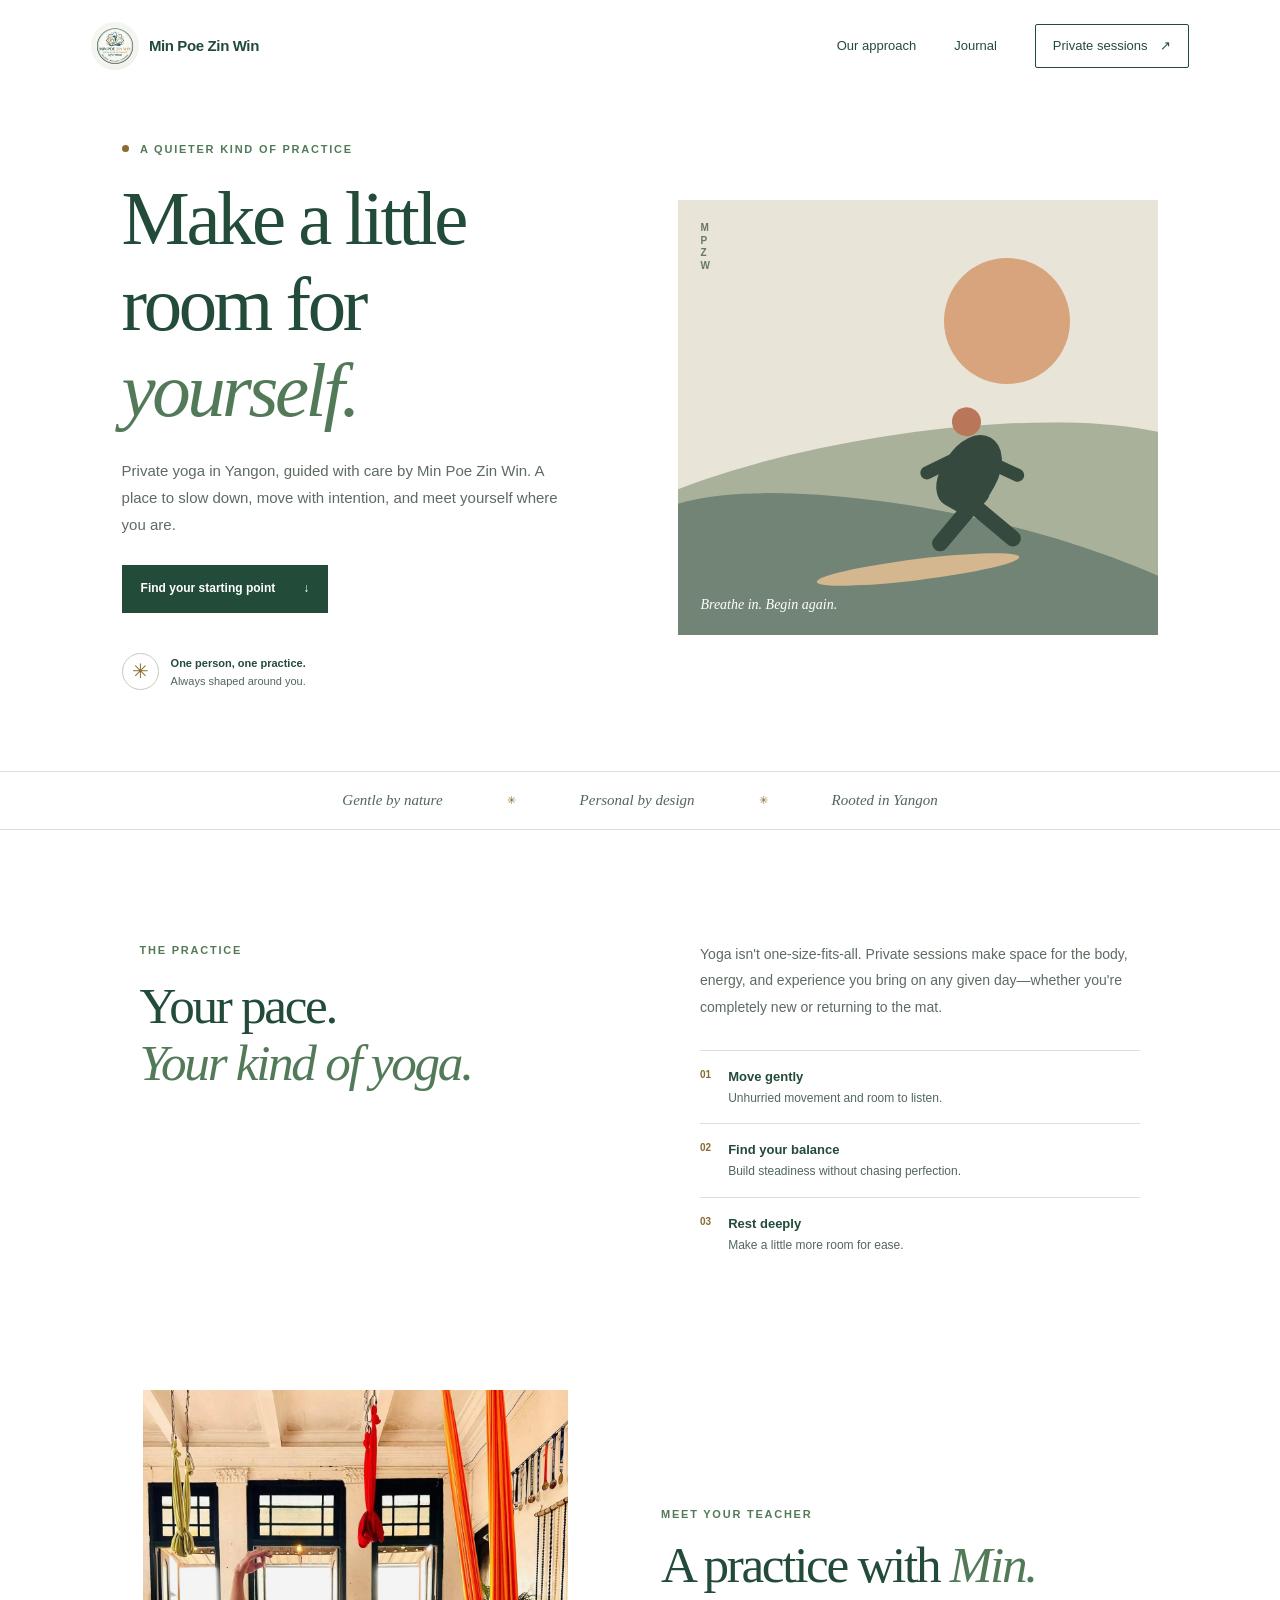
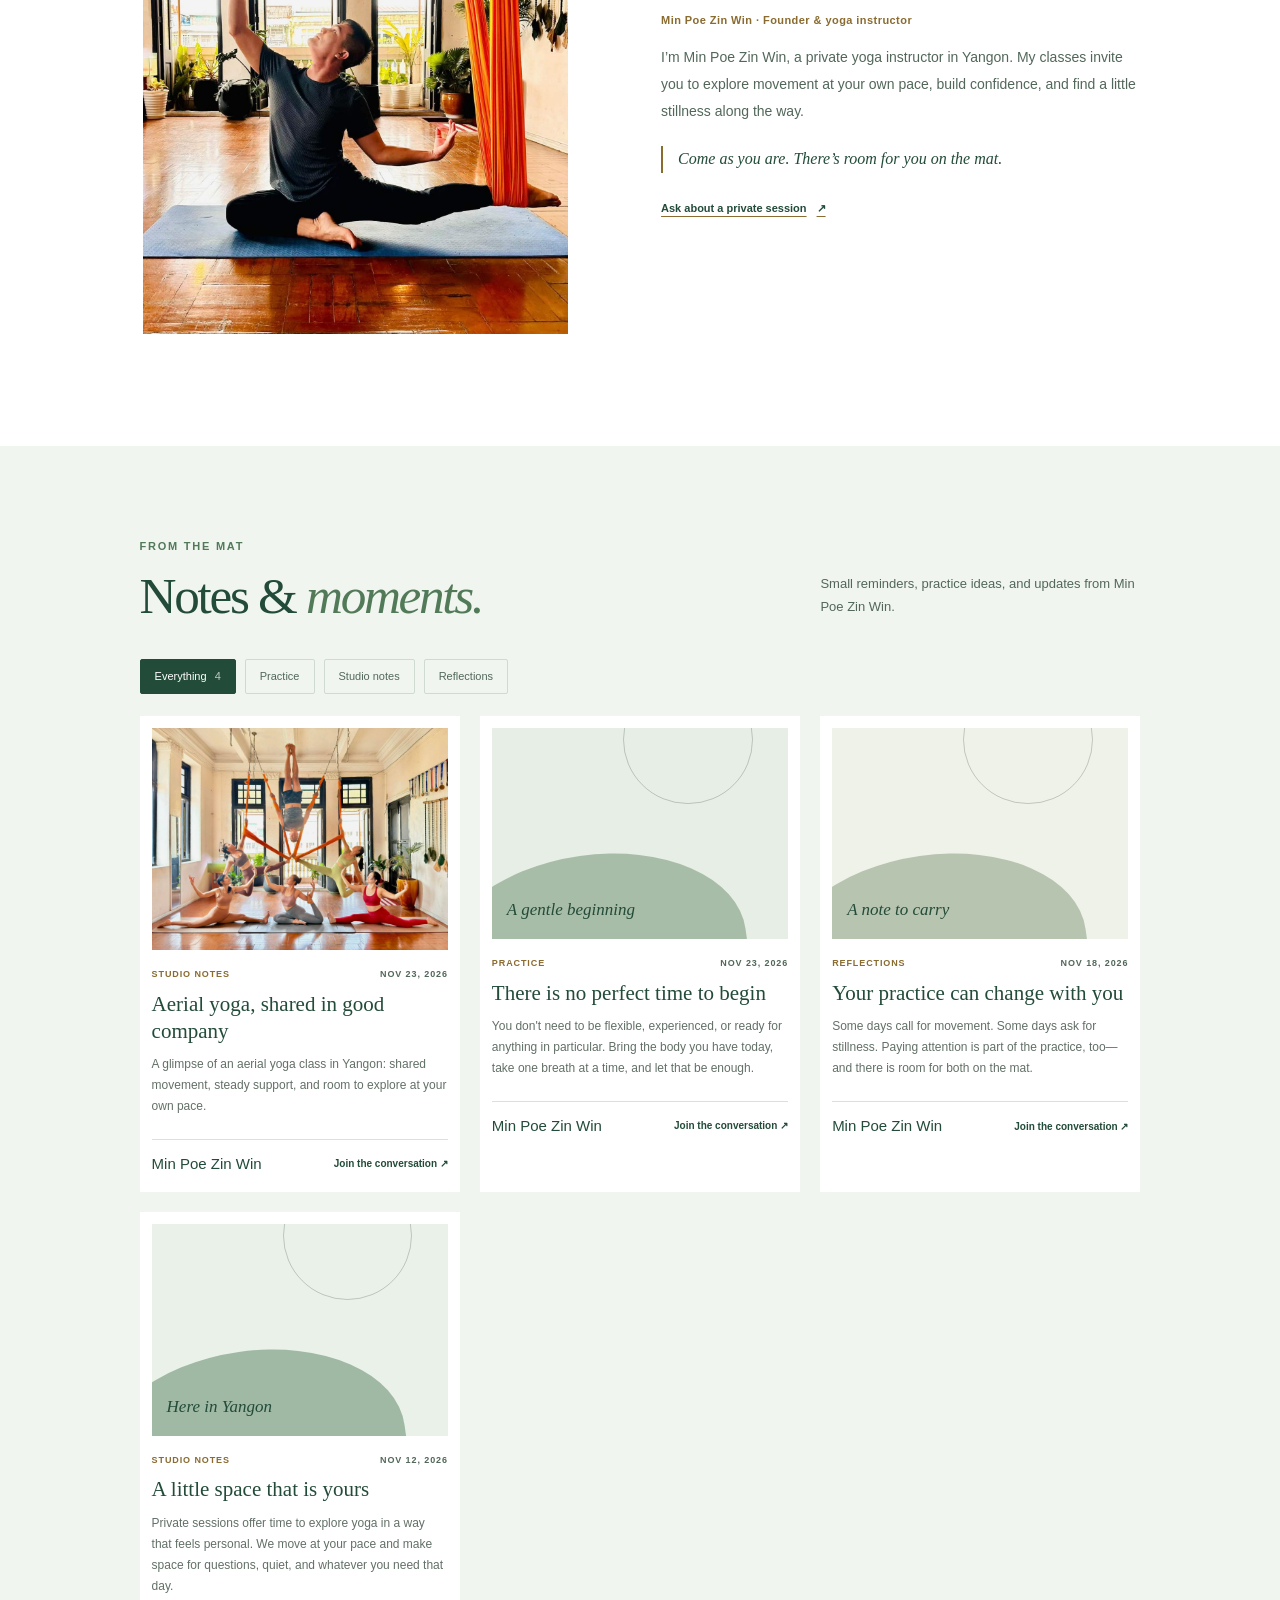
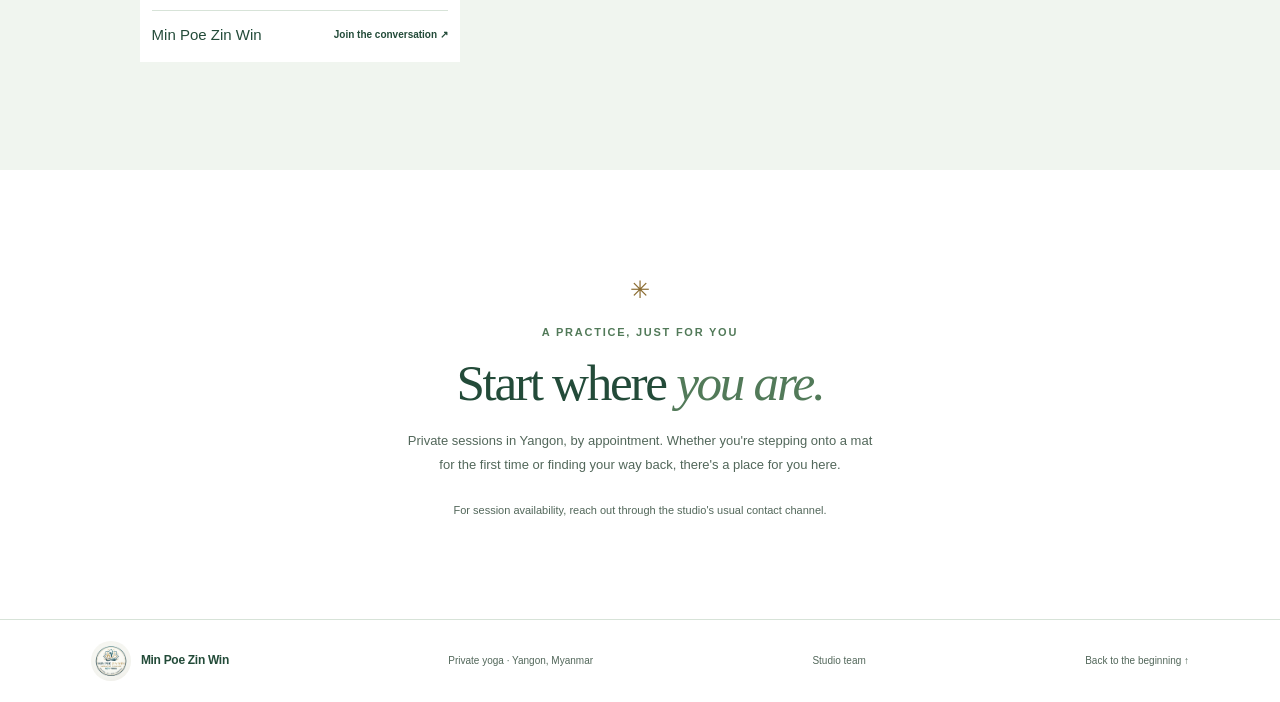
<file: index.html>
<!doctype html>
<html lang="en">
  <head>
    <meta charset="utf-8">
    <meta name="viewport" content="width=device-width, initial-scale=1">
    <meta name="theme-color" content="#ffffff">
    <meta name="description" content="Private, thoughtful yoga in Yangon with Min Poe Zin Win. Find gentle practices, studio notes, and updates.">
    <title>Min Poe Zin Win — Private Yoga in Yangon</title>
    <link rel="icon" href="assets/favicon-32.png" type="image/png" sizes="32x32">
    <link rel="apple-touch-icon" href="assets/apple-touch-icon.png" sizes="180x180">
    <link rel="stylesheet" href="styles.css">
    <script src="app.js" defer></script>
  </head>
  <body>
    <a class="skip-link" href="#main">Skip to content</a>
    <header class="site-header">
      <a class="brand" href="#top" aria-label="Min Poe Zin Win home">
        <img src="assets/min-poe-zin-win-logo.jpeg" alt="Min Poe Zin Win" width="48" height="48">
        <span>Min Poe Zin Win</span>
      </a>
      <nav class="main-nav" aria-label="Main navigation">
        <a href="#approach">Our approach</a>
        <a href="#journal">Journal</a>
        <a class="nav-cta" href="#contact">Private sessions <span aria-hidden="true">↗</span></a>
      </nav>
    </header>

    <main id="main">
      <section class="hero" id="top" aria-labelledby="hero-title">
        <div class="hero-copy">
          <p class="eyebrow"><span class="eyebrow-dot"></span> A quieter kind of practice</p>
          <h1 id="hero-title">Make a little<br>room for <em>yourself.</em></h1>
          <p class="hero-description">Private yoga in Yangon, guided with care by Min Poe Zin Win. A place to slow down, move with intention, and meet yourself where you are.</p>
          <a class="button button-dark" href="#approach">Find your starting point <span aria-hidden="true">↓</span></a>
          <div class="hero-note">
            <span class="note-mark" aria-hidden="true">✳</span>
            <p>One person, one practice.<br><span>Always shaped around you.</span></p>
          </div>
        </div>
        <div class="hero-art" role="img" aria-label="Illustration of a calm yoga practice with a sun and layered hills">
          <div class="art-sun"></div>
          <div class="art-hill art-hill-back"></div>
          <div class="art-hill art-hill-front"></div>
          <div class="art-mat"></div>
          <div class="art-person">
            <span class="person-head"></span>
            <span class="person-body"></span>
            <span class="person-arm person-arm-left"></span>
            <span class="person-arm person-arm-right"></span>
            <span class="person-leg person-leg-left"></span>
            <span class="person-leg person-leg-right"></span>
          </div>
          <span class="art-caption">Breathe in. Begin again.</span>
          <span class="art-stamp" aria-hidden="true">M<br>P<br>Z<br>W</span>
        </div>
      </section>

      <section class="welcome-strip" aria-label="Studio values">
        <p>Gentle by nature</p><span aria-hidden="true">✳</span>
        <p>Personal by design</p><span aria-hidden="true">✳</span>
        <p>Rooted in Yangon</p>
      </section>

      <section class="approach section-shell" id="approach" aria-labelledby="approach-title">
        <div class="section-intro">
          <p class="eyebrow">The practice</p>
          <h2 id="approach-title">Your pace.<br><em>Your kind of yoga.</em></h2>
        </div>
        <div class="approach-copy">
          <p>Yoga isn't one-size-fits-all. Private sessions make space for the body, energy, and experience you bring on any given day—whether you're completely new or returning to the mat.</p>
          <div class="practice-list">
            <div><span class="practice-number">01</span><p><strong>Move gently</strong><br>Unhurried movement and room to listen.</p></div>
            <div><span class="practice-number">02</span><p><strong>Find your balance</strong><br>Build steadiness without chasing perfection.</p></div>
            <div><span class="practice-number">03</span><p><strong>Rest deeply</strong><br>Make a little more room for ease.</p></div>
          </div>
        </div>
      </section>

      <section class="founder section-shell" id="about" aria-labelledby="founder-title">
        <div class="founder-photo">
          <img src="assets/photos/min-poe-zin-win-profile.jpg" alt="Min Poe Zin Win practicing aerial yoga in the Yangon studio" width="1250" height="1600" loading="lazy">
        </div>
        <div class="founder-copy">
          <p class="eyebrow">Meet your teacher</p>
          <h2 id="founder-title">A practice with <em>Min.</em></h2>
          <p class="founder-name">Min Poe Zin Win · Founder &amp; yoga instructor</p>
          <p class="founder-description">I’m Min Poe Zin Win, a private yoga instructor in Yangon. My classes invite you to explore movement at your own pace, build confidence, and find a little stillness along the way.</p>
          <p class="founder-note">Come as you are. There’s room for you on the mat.</p>
          <a class="founder-link" href="#contact">Ask about a private session <span aria-hidden="true">↗</span></a>
        </div>
      </section>

      <section class="journal" id="journal" aria-labelledby="journal-title">
        <div class="journal-heading section-shell">
          <div>
            <p class="eyebrow">From the mat</p>
            <h2 id="journal-title">Notes &amp; <em>moments.</em></h2>
          </div>
          <p class="journal-intro">Small reminders, practice ideas, and updates from Min Poe Zin Win.</p>
        </div>
        <div class="filters section-shell" role="group" aria-label="Filter journal posts">
          <button class="filter-button is-active" type="button" data-filter="all" aria-pressed="true">Everything <span data-count="all"></span></button>
          <button class="filter-button" type="button" data-filter="practice" aria-pressed="false">Practice</button>
          <button class="filter-button" type="button" data-filter="studio" aria-pressed="false">Studio notes</button>
          <button class="filter-button" type="button" data-filter="notes" aria-pressed="false">Reflections</button>
        </div>
        <div class="post-grid section-shell" id="post-grid" aria-live="polite">
          <p class="feed-message">Gathering the latest notes…</p>
        </div>
      </section>

      <section class="contact section-shell" id="contact" aria-labelledby="contact-title">
        <div class="contact-mark" aria-hidden="true">✳</div>
        <p class="eyebrow">A practice, just for you</p>
        <h2 id="contact-title">Start where <em>you are.</em></h2>
        <p class="contact-copy">Private sessions in Yangon, by appointment. Whether you're stepping onto a mat for the first time or finding your way back, there's a place for you here.</p>
        <div class="contact-action" id="contact-action">
          <p>For session availability, reach out through the studio's usual contact channel.</p>
        </div>
      </section>
    </main>

    <footer class="site-footer">
      <a class="brand footer-brand" href="#top">
        <img src="assets/min-poe-zin-win-logo.jpeg" alt="Min Poe Zin Win" width="40" height="40">
        <span>Min Poe Zin Win</span>
      </a>
      <p>Private yoga · Yangon, Myanmar</p>
      <a href="admin.html">Studio team</a>
      <a href="#top">Back to the beginning ↑</a>
    </footer>
  </body>
</html>
</file>
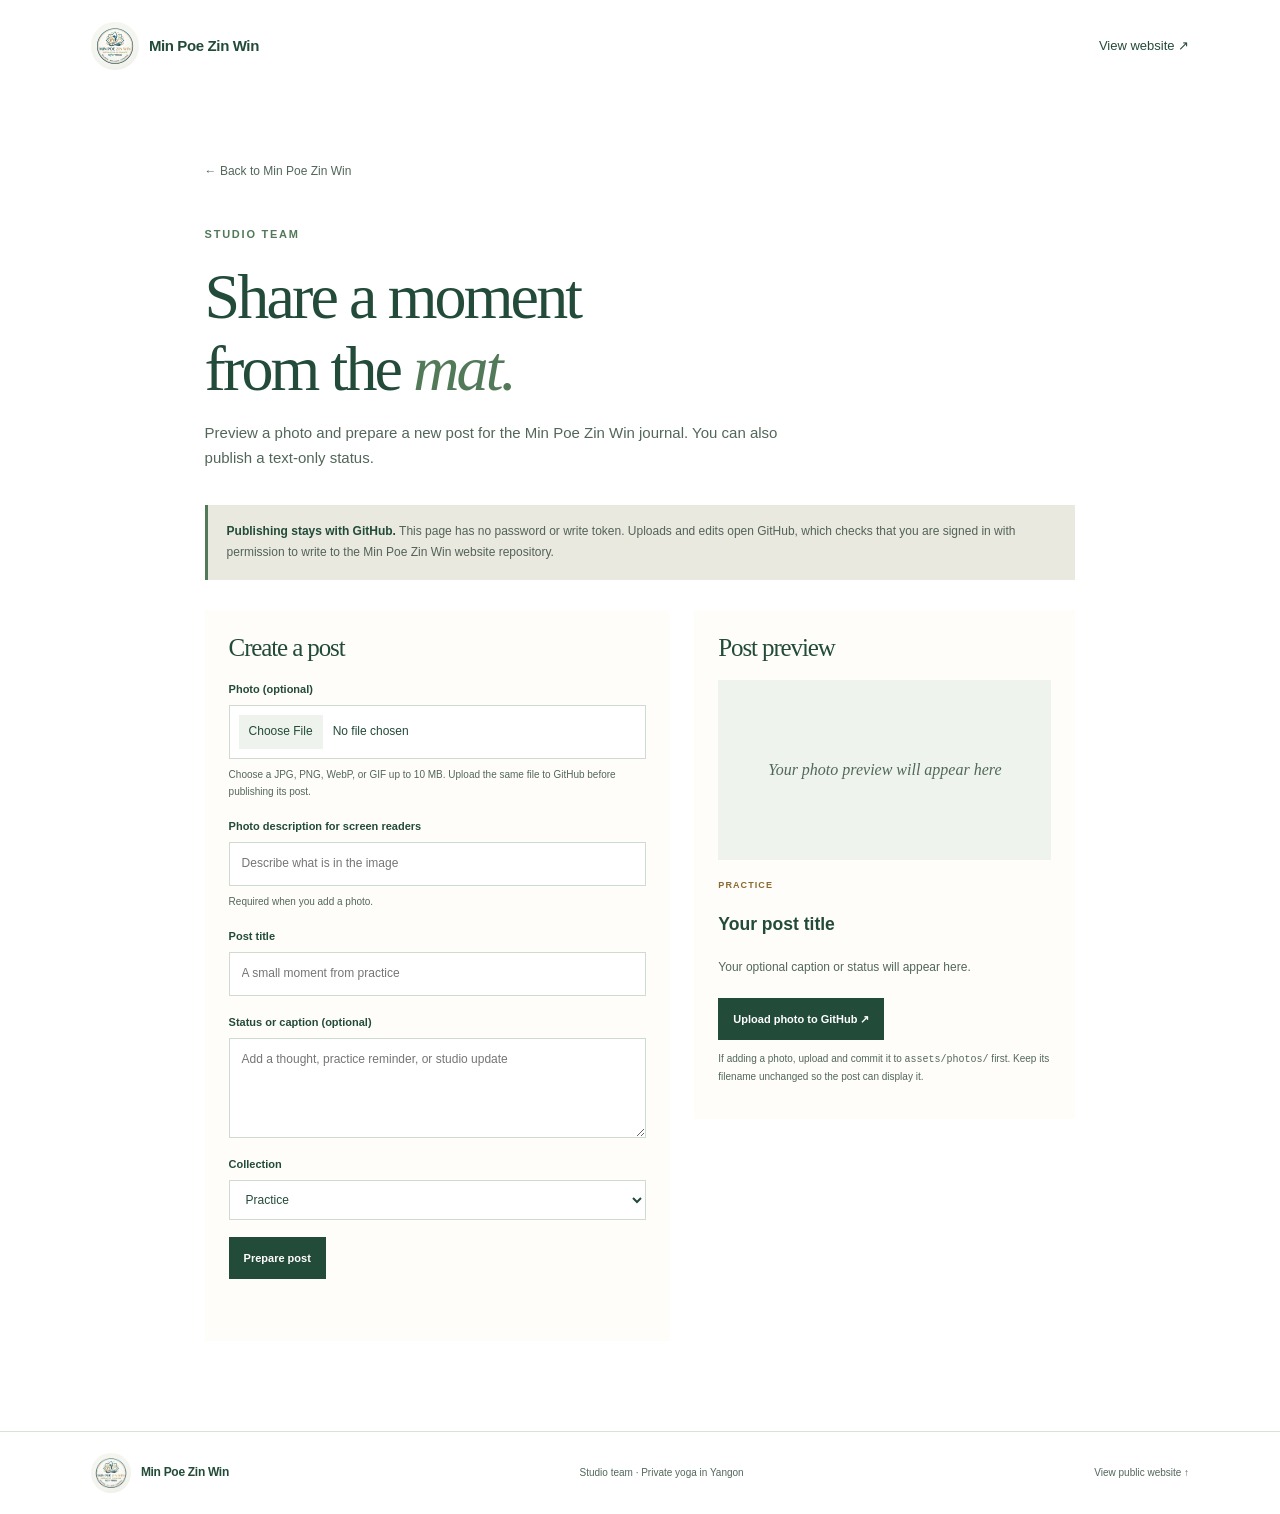
<file: admin.html>
<!doctype html>
<html lang="en">
  <head>
    <meta charset="utf-8">
    <meta name="viewport" content="width=device-width, initial-scale=1">
    <meta name="robots" content="noindex, nofollow">
    <meta name="theme-color" content="#ffffff">
    <title>Min Poe Zin Win — Studio team</title>
    <link rel="icon" href="assets/favicon-32.png" type="image/png" sizes="32x32">
    <link rel="apple-touch-icon" href="assets/apple-touch-icon.png" sizes="180x180">
    <link rel="stylesheet" href="styles.css">
    <script src="admin.js" defer></script>
  </head>
  <body>
    <header class="site-header">
      <a class="brand" href="index.html">
        <img src="assets/min-poe-zin-win-logo.jpeg" alt="Min Poe Zin Win" width="48" height="48">
        <span>Min Poe Zin Win</span>
      </a>
      <nav class="main-nav" aria-label="Studio team navigation">
        <a href="index.html">View website <span aria-hidden="true">↗</span></a>
      </nav>
    </header>

    <main class="admin-shell">
      <a class="admin-back" href="index.html">← Back to Min Poe Zin Win</a>
      <div class="admin-intro">
        <p class="eyebrow">Studio team</p>
        <h1>Share a moment<br>from the <em>mat.</em></h1>
        <p>Preview a photo and prepare a new post for the Min Poe Zin Win journal. You can also publish a text-only status.</p>
      </div>
      <div class="admin-notice">
        <strong>Publishing stays with GitHub.</strong> This page has no password or write token. Uploads and edits open GitHub, which checks that you are signed in with permission to write to the Min Poe Zin Win website repository.
      </div>

      <div class="admin-grid">
        <section class="admin-panel" aria-labelledby="composer-title">
          <h2 id="composer-title">Create a post</h2>
          <form id="post-form">
            <div class="admin-field">
              <label for="photo-input">Photo (optional)</label>
              <input id="photo-input" type="file" accept="image/jpeg,image/png,image/webp,image/gif">
              <small>Choose a JPG, PNG, WebP, or GIF up to 10 MB. Upload the same file to GitHub before publishing its post.</small>
            </div>
            <div class="admin-field">
              <label for="photo-alt">Photo description for screen readers</label>
              <input id="photo-alt" type="text" maxlength="180" autocomplete="off" placeholder="Describe what is in the image">
              <small>Required when you add a photo.</small>
            </div>
            <div class="admin-field">
              <label for="post-title">Post title</label>
              <input id="post-title" type="text" maxlength="120" required autocomplete="off" placeholder="A small moment from practice">
            </div>
            <div class="admin-field">
              <label for="post-caption">Status or caption (optional)</label>
              <textarea id="post-caption" maxlength="700" placeholder="Add a thought, practice reminder, or studio update"></textarea>
            </div>
            <div class="admin-field">
              <label for="post-category">Collection</label>
              <select id="post-category">
                <option value="practice">Practice</option>
                <option value="studio">Studio notes</option>
                <option value="notes">Reflections</option>
              </select>
            </div>
            <button class="admin-button" type="submit">Prepare post</button>
            <p class="admin-status" id="admin-status" role="status" aria-live="polite"></p>
          </form>

          <div class="admin-output-wrap" id="publish-tools" hidden>
            <label for="post-output"><strong>Updated public post feed</strong></label>
            <p class="admin-help">Copy all of this JSON, then replace the contents of <code>posts.json</code> in GitHub.</p>
            <textarea class="admin-output" id="post-output" readonly spellcheck="false"></textarea>
            <div class="admin-actions">
              <button class="admin-button" id="copy-posts" type="button">Copy updated feed</button>
              <a class="admin-link-button secondary" href="https://github.com/drpython2027/minpoezinwin/edit/drpython2027-build-yoga-website/posts.json" target="_blank" rel="noopener noreferrer">Open posts.json editor ↗</a>
            </div>
            <p class="admin-publish-steps"><strong>Publish:</strong> replace the entire file with the copied JSON, then commit your changes in GitHub. The public journal updates after GitHub Pages deploys.</p>
          </div>
        </section>

        <section class="admin-panel" aria-labelledby="preview-title">
          <h2 id="preview-title">Post preview</h2>
          <div class="admin-preview" id="photo-preview">
            <div class="admin-preview-placeholder" id="preview-placeholder">Your photo preview will appear here</div>
            <img id="preview-image" alt="" hidden>
          </div>
          <p class="admin-preview-category" id="preview-category">Practice</p>
          <h3 id="preview-heading">Your post title</h3>
          <p class="admin-preview-caption" id="preview-caption">Your optional caption or status will appear here.</p>
          <div class="admin-actions">
            <a class="admin-link-button" href="https://github.com/drpython2027/minpoezinwin/upload/drpython2027-build-yoga-website/assets/photos" target="_blank" rel="noopener noreferrer">Upload photo to GitHub ↗</a>
          </div>
          <p class="admin-help">If adding a photo, upload and commit it to <code>assets/photos/</code> first. Keep its filename unchanged so the post can display it.</p>
        </section>
      </div>
    </main>

    <footer class="site-footer">
      <a class="brand footer-brand" href="index.html">
        <img src="assets/min-poe-zin-win-logo.jpeg" alt="Min Poe Zin Win" width="40" height="40">
        <span>Min Poe Zin Win</span>
      </a>
      <p>Studio team · Private yoga in Yangon</p>
      <a href="index.html">View public website ↑</a>
    </footer>
  </body>
</html>
</file>
<file: styles.css>
:root {
  color-scheme: light;
  --paper: #fff;
  --paper-deep: #eef4ed;
  --ink: #234b39;
  --ink-soft: #52675a;
  --moss: #527a59;
  --clay: #8a6b30;
  --line: #d7e3d8;
  --serif: "Playfair Display", Georgia, serif;
  --sans: "DM Sans", "Segoe UI", sans-serif;
}

* { box-sizing: border-box; }
html { scroll-behavior: smooth; }
body { margin: 0; background: var(--paper); color: var(--ink); font-family: var(--sans); font-size: 15px; line-height: 1.65; }
a { color: inherit; }
button { font: inherit; }
.skip-link { position: absolute; z-index: 20; top: 8px; left: 8px; padding: 10px 14px; transform: translateY(-150%); background: var(--ink); color: white; }
.skip-link:focus { transform: translateY(0); }
.site-header { display: flex; align-items: center; justify-content: space-between; max-width: 1440px; margin: auto; padding: 22px 7.1%; }
.brand { display: inline-flex; align-items: center; gap: 10px; text-decoration: none; font-size: 15px; font-weight: 700; letter-spacing: -.025em; }
.brand img { display: block; flex: 0 0 auto; border-radius: 50%; object-fit: cover; object-position: center; }
.main-nav { display: flex; align-items: center; gap: 38px; font-size: 13px; }
.main-nav a, .site-footer a { text-decoration: none; }
.main-nav a:hover, .site-footer a:hover { color: var(--clay); }
.main-nav .nav-cta { padding: 10px 17px; border: 1px solid var(--ink); border-radius: 2px; }
.nav-cta span { padding-left: 9px; }
.hero { display: grid; grid-template-columns: 1fr 1fr; gap: 7%; align-items: center; max-width: 1440px; min-height: 604px; margin: auto; padding: 48px 9.5% 76px; }
.hero-copy { max-width: 510px; padding-bottom: 5px; }
.eyebrow { margin: 0 0 18px; color: var(--moss); font-size: 11px; font-weight: 700; letter-spacing: .16em; text-transform: uppercase; }
.eyebrow-dot { display: inline-block; width: 7px; height: 7px; margin-right: 7px; border-radius: 50%; background: var(--clay); vertical-align: 1px; }
h1, h2 { margin: 0; font-family: var(--serif); font-weight: 500; letter-spacing: -.045em; line-height: 1.12; }
h1 { font-size: clamp(52px, 6vw, 79px); }
h1 em, h2 em { color: var(--moss); font-weight: 500; }
.hero-description { max-width: 440px; margin: 23px 0 27px; color: #5d6b61; font-size: 15px; line-height: 1.8; }
.button { display: inline-flex; align-items: center; justify-content: space-between; gap: 28px; min-height: 48px; padding: 0 19px; text-decoration: none; font-size: 12px; font-weight: 600; }
.button-dark { background: var(--ink); color: #fff; transition: background .2s ease, transform .2s ease; }
.button-dark:hover { transform: translateY(-2px); background: #38564a; }
.hero-note { display: flex; align-items: center; gap: 12px; margin-top: 40px; }
.note-mark { display: grid; width: 37px; height: 37px; place-items: center; border: 1px solid #c8caba; border-radius: 50%; color: var(--clay); font-size: 20px; }
.hero-note p { margin: 0; font-size: 11px; font-weight: 600; line-height: 1.65; }
.hero-note p span { color: var(--ink-soft); font-weight: 400; }
.hero-art { position: relative; width: min(100%, 480px); height: 435px; justify-self: end; overflow: hidden; background: #e8e4d7; }
.art-sun { position: absolute; top: 58px; right: 88px; width: 126px; height: 126px; border-radius: 50%; background: #d7a47d; }
.art-hill { position: absolute; right: -15%; bottom: -27%; left: -12%; height: 65%; border-radius: 50% 50% 0 0 / 30% 30% 0 0; }
.art-hill-back { bottom: -19%; left: -21%; background: #aab19a; transform: rotate(-9deg); }
.art-hill-front { bottom: -37%; right: -20%; background: #718475; transform: rotate(12deg); }
.art-mat { position: absolute; bottom: 55px; left: 50%; width: 204px; height: 21px; border-radius: 50%; background: #d4b68f; transform: translateX(-50%) rotate(-7deg); }
.art-person { position: absolute; bottom: 74px; left: calc(50% - 13px); width: 135px; height: 164px; transform: rotate(-8deg); }
.person-head, .person-body, .person-arm, .person-leg { position: absolute; display: block; background: #35493e; }
.person-head { top: 10px; left: 55px; width: 29px; height: 29px; border-radius: 50%; background: #b97658; }
.person-body { top: 35px; left: 39px; width: 55px; height: 81px; border-radius: 50% 50% 38% 38%; transform: rotate(38deg); }
.person-arm { top: 50px; width: 13px; height: 70px; border-radius: 20px; transform-origin: top; }
.person-arm-left { left: 53px; transform: rotate(-57deg); }
.person-arm-right { left: 77px; transform: rotate(72deg); }
.person-leg { top: 93px; width: 16px; height: 80px; border-radius: 20px; transform-origin: top; }
.person-leg-left { left: 43px; transform: rotate(-42deg); }
.person-leg-right { left: 72px; transform: rotate(48deg); }
.art-caption { position: absolute; bottom: 19px; left: 22px; color: #fff; font-family: var(--serif); font-size: 14px; font-style: italic; }
.art-stamp { position: absolute; top: 22px; left: 22px; color: rgba(38, 61, 52, .66); font-size: 10px; font-weight: 700; line-height: 1.25; }
.welcome-strip { display: flex; align-items: center; justify-content: center; gap: clamp(16px, 5vw, 72px); padding: 16px 24px; border-top: 1px solid var(--line); border-bottom: 1px solid var(--line); color: var(--ink-soft); }
.welcome-strip p { margin: 0; font-family: var(--serif); font-size: 15px; font-style: italic; }
.welcome-strip span { color: var(--clay); font-size: 11px; }
.section-shell { max-width: 1180px; margin: auto; padding-right: 7%; padding-left: 7%; }
.approach { display: grid; grid-template-columns: 1fr 1fr; gap: 12%; padding-top: 111px; padding-bottom: 120px; }
h2 { font-size: clamp(38px, 4vw, 52px); }
.founder { display: grid; grid-template-columns: minmax(0, .9fr) minmax(0, 1fr); align-items: center; gap: 9%; padding-top: 0; padding-bottom: 112px; }
.founder-photo { max-width: 425px; justify-self: center; overflow: hidden; background: var(--paper-deep); }
.founder-photo img { display: block; width: 100%; height: auto; }
.founder-copy { max-width: 480px; }
.founder-copy .eyebrow { margin-bottom: 13px; }
.founder-name { margin: 18px 0 15px; color: var(--clay); font-size: 11px; font-weight: 700; letter-spacing: .04em; }
.founder-description { margin: 0; color: var(--ink-soft); font-size: 14px; line-height: 1.9; }
.founder-note { margin: 22px 0; padding-left: 15px; border-left: 2px solid var(--clay); color: var(--ink); font-family: var(--serif); font-size: 16px; font-style: italic; }
.founder-link { display: inline-flex; gap: 10px; align-items: center; color: var(--ink); font-size: 11px; font-weight: 700; text-decoration-color: var(--clay); text-underline-offset: 4px; }
.founder-link:hover { color: var(--clay); }
.approach-copy > p { max-width: 500px; margin: 0 0 29px; color: #5d6b61; font-size: 14px; line-height: 1.9; }
.practice-list > div { display: flex; gap: 17px; padding: 15px 0; border-top: 1px solid var(--line); }
.practice-number { padding-top: 1px; color: var(--clay); font-size: 10px; font-weight: 700; }
.practice-list p { margin: 0; color: var(--ink-soft); font-size: 12px; line-height: 1.7; }
.practice-list strong { color: var(--ink); font-size: 13px; }
.journal { padding: 91px 0 108px; background: #f0f5ef; }
.journal-heading { display: flex; align-items: end; justify-content: space-between; gap: 30px; }
.journal-heading .eyebrow { margin-bottom: 12px; }
.journal-intro { max-width: 320px; margin: 0 0 6px; color: var(--ink-soft); font-size: 13px; line-height: 1.8; }
.filters { display: flex; flex-wrap: wrap; gap: 9px; margin-top: 34px; margin-bottom: 22px; }
.filter-button { min-height: 35px; padding: 0 14px; border: 1px solid #cfdbd0; border-radius: 2px; background: transparent; color: var(--ink-soft); cursor: pointer; font-size: 11px; }
.filter-button:hover, .filter-button.is-active { border-color: var(--ink); background: var(--ink); color: #fff; }
.filter-button:focus-visible, a:focus-visible, button:focus-visible { outline: 3px solid var(--moss); outline-offset: 3px; }
.filter-button [data-count] { padding-left: 5px; opacity: .7; }
.post-grid { display: grid; grid-template-columns: repeat(3, minmax(0, 1fr)); gap: 20px; }
.feed-message { grid-column: 1 / -1; margin: 14px 0; color: var(--ink-soft); font-size: 13px; }
.post-card { min-width: 0; padding: 12px 12px 0; background: #fff; }
.post-gallery, .post-art { position: relative; display: block; width: 100%; aspect-ratio: 1.4; overflow: hidden; background: #e7eee6; }
.post-gallery { display: grid; grid-template-columns: 1fr; gap: 2px; aspect-ratio: 4 / 3; }
.post-gallery.has-multiple { grid-template-columns: repeat(2, 1fr); }
.post-gallery img { width: 100%; height: 100%; min-height: 0; object-fit: cover; }
.post-art { display: flex; align-items: end; padding: 15px; }
.post-art::before, .post-art::after { position: absolute; display: block; content: ""; }
.post-art::before { top: -25%; right: 12%; width: 43%; aspect-ratio: 1; border: 1px solid rgba(38, 61, 52, .24); border-radius: 50%; }
.post-art::after { right: 14%; bottom: -50%; left: -18%; height: 90%; border-radius: 50% 50% 0 0; background: rgba(82, 111, 87, .4); transform: rotate(-8deg); }
.post-art--practice { background: #e7eee6; }
.post-art--practice::after { background: rgba(92, 130, 89, .45); }
.post-art--studio { background: #eaf1e9; }
.post-art--studio::after { background: rgba(78, 123, 91, .48); }
.post-art--notes { background: #eff2e8; }
.post-art--notes::after { background: rgba(98, 126, 91, .4); }
.post-art-label { position: relative; z-index: 1; color: var(--ink); font-family: var(--serif); font-size: 17px; font-style: italic; }
.post-meta { display: flex; align-items: center; justify-content: space-between; gap: 10px; margin: 17px 0 9px; color: var(--ink-soft); font-size: 9px; font-weight: 600; letter-spacing: .1em; text-transform: uppercase; }
.post-category { color: var(--clay); }
.post-card h3 { margin: 0 0 9px; font-family: var(--serif); font-size: 21px; font-weight: 500; line-height: 1.3; }
.post-body { min-height: 72px; margin: 0 0 13px; color: #627067; font-size: 12px; line-height: 1.75; white-space: pre-line; }
.post-actions { display: flex; align-items: center; justify-content: space-between; gap: 12px; padding: 12px 0 15px; border-top: 1px solid var(--line); }
.post-actions a { color: var(--ink); font-size: 10px; font-weight: 600; text-decoration: none; }
.post-actions a:hover { color: var(--clay); }
.contact { padding-top: 100px; padding-bottom: 100px; text-align: center; }
.contact-mark { margin-bottom: 13px; color: var(--clay); font-size: 24px; }
.contact .eyebrow { margin-bottom: 13px; }
.contact-copy { max-width: 480px; margin: 17px auto 23px; color: var(--ink-soft); font-size: 13px; line-height: 1.9; }
.contact-action p { margin: 0; color: var(--ink-soft); font-size: 11px; }
.contact-action .button { margin-top: 7px; }
.site-footer { display: flex; align-items: center; justify-content: space-between; gap: 20px; padding: 21px 7.1%; border-top: 1px solid var(--line); color: var(--ink-soft); font-size: 10px; }
.site-footer p { margin: 0; }
.footer-brand { color: var(--ink); font-size: 12px; }
.footer-brand img { width: 40px; height: 40px; }
.admin-shell { max-width: 1050px; margin: auto; padding: 66px 7% 90px; }
.admin-back { color: var(--ink-soft); font-size: 12px; text-decoration: none; }
.admin-back:hover { color: var(--clay); }
.admin-intro { max-width: 700px; margin: 42px 0 34px; }
.admin-intro h1 { font-size: clamp(42px, 6vw, 64px); }
.admin-intro > p:last-child { max-width: 590px; margin: 17px 0 0; color: var(--ink-soft); }
.admin-notice { margin-bottom: 30px; padding: 16px 19px; border-left: 3px solid var(--moss); background: #e9e9df; color: #536258; font-size: 12px; line-height: 1.8; }
.admin-notice strong { color: var(--ink); }
.admin-grid { display: grid; grid-template-columns: minmax(0, 1.1fr) minmax(260px, .9fr); gap: 24px; align-items: start; }
.admin-panel { padding: 24px; background: #fffdfa; }
.admin-panel h2 { margin: 0 0 18px; font-family: var(--serif); font-size: 25px; font-weight: 500; }
.admin-field { display: grid; gap: 7px; margin-bottom: 17px; }
.admin-field label { color: var(--ink); font-size: 11px; font-weight: 700; }
.admin-field small, .admin-help { color: var(--ink-soft); font-size: 10px; line-height: 1.7; }
.admin-field input, .admin-field select, .admin-field textarea, .admin-output {
  width: 100%;
  padding: 11px 12px;
  border: 1px solid #cfdbd0;
  border-radius: 0;
  background: #fff;
  color: var(--ink);
  font: inherit;
  font-size: 12px;
}
.admin-field textarea { min-height: 100px; resize: vertical; }
.admin-field input:focus, .admin-field select:focus, .admin-field textarea:focus, .admin-output:focus { outline: 2px solid var(--moss); outline-offset: 2px; }
.admin-field input[type="file"] { padding: 9px; }
.admin-field input[type="file"]::file-selector-button { margin-right: 10px; padding: 7px 10px; border: 0; background: var(--paper-deep); color: var(--ink); cursor: pointer; font: inherit; }
.admin-actions { display: flex; flex-wrap: wrap; gap: 10px; margin-top: 20px; }
.admin-button, .admin-link-button { display: inline-flex; min-height: 42px; align-items: center; justify-content: center; padding: 0 14px; border: 1px solid var(--ink); background: var(--ink); color: #fff; cursor: pointer; font: inherit; font-size: 11px; font-weight: 600; text-align: center; text-decoration: none; }
.admin-button:hover, .admin-link-button:hover { background: #38564a; }
.admin-link-button.secondary { background: transparent; color: var(--ink); }
.admin-link-button.secondary:hover { background: var(--paper-deep); }
.admin-preview { min-height: 180px; margin-bottom: 16px; overflow: hidden; background: var(--paper-deep); }
.admin-preview img { display: block; width: 100%; max-height: 300px; object-fit: cover; }
.admin-preview-placeholder { display: grid; min-height: 180px; place-items: center; padding: 24px; color: var(--ink-soft); font-family: var(--serif); font-size: 16px; font-style: italic; text-align: center; }
.admin-preview-category { margin: 18px 0 7px; color: var(--clay); font-size: 9px; font-weight: 700; letter-spacing: .12em; text-transform: uppercase; }
.admin-preview h3 { margin: 0; font-family: var(--serif); font-size: 24px; font-weight: 500; line-height: 1.3; }
.admin-preview-caption { margin: 10px 0 0; color: var(--ink-soft); font-size: 12px; line-height: 1.8; white-space: pre-line; }
.admin-status { min-height: 26px; margin: 12px 0 0; color: var(--ink-soft); font-size: 11px; }
.admin-status[data-kind="error"] { color: #a13e2d; }
.admin-status[data-kind="success"] { color: #38664c; }
.admin-output-wrap { margin-top: 22px; }
.admin-output-wrap[hidden], .admin-preview img[hidden] { display: none; }
.admin-output { min-height: 300px; margin-top: 9px; font-family: Consolas, "Courier New", monospace; font-size: 10px; line-height: 1.5; }
.admin-publish-steps { margin: 24px 0 0; padding: 18px 20px; background: #e9e9df; color: #536258; font-size: 11px; line-height: 1.9; }
.admin-publish-steps strong { color: var(--ink); }
@media (min-width: 1441px) { .hero { min-height: 660px; } }
@media (max-width: 850px) {
  .site-header { padding-right: 5%; padding-left: 5%; }
  .hero { gap: 5%; padding-right: 6%; padding-left: 6%; }
  .hero-art { height: 380px; }
  .approach { gap: 7%; }
  .founder { gap: 6%; }
  .section-shell { padding-right: 5%; padding-left: 5%; }
  .post-grid { gap: 13px; }
  .post-card { padding-right: 9px; padding-left: 9px; }
  .post-card h3 { font-size: 18px; }
  .admin-shell { padding-right: 5%; padding-left: 5%; }
}
@media (max-width: 650px) {
  .site-header { padding-top: 15px; padding-bottom: 15px; }
  .brand { gap: 7px; font-size: 13px; }
  .brand img { width: 40px; height: 40px; }
  .main-nav { gap: 15px; }
  .main-nav a { font-size: 11px; }
  .main-nav a:first-child { display: none; }
  .main-nav .nav-cta { padding: 7px 9px; }
  .hero { grid-template-columns: 1fr; gap: 34px; padding-top: 46px; padding-bottom: 50px; }
  .hero-copy { max-width: 520px; }
  h1 { font-size: clamp(54px, 12vw, 73px); }
  .hero-description { font-size: 14px; }
  .hero-note { margin-top: 28px; }
  .hero-art { width: 100%; height: min(80vw, 385px); justify-self: stretch; }
  .welcome-strip { gap: 12px; padding: 14px 10px; }
  .welcome-strip p { font-size: 12px; }
  .welcome-strip span { font-size: 9px; }
  .approach { grid-template-columns: 1fr; gap: 28px; padding-top: 72px; padding-bottom: 76px; }
  .founder { grid-template-columns: 1fr; gap: 26px; padding-bottom: 72px; }
  .founder-photo { width: min(100%, 400px); justify-self: start; }
  .founder-copy { max-width: 520px; }
  .journal { padding-top: 70px; padding-bottom: 75px; }
  .journal-heading { display: block; }
  .journal-intro { margin-top: 13px; }
  .filters { gap: 7px; margin-top: 25px; }
  .filter-button { padding: 0 10px; font-size: 10px; }
  .post-grid { grid-template-columns: 1fr; gap: 16px; }
  .post-card { padding: 12px 12px 0; }
  .post-card h3 { font-size: 21px; }
  .post-body { min-height: 0; }
  .post-gallery { aspect-ratio: 4 / 3; }
  .post-art { aspect-ratio: 1.65; }
  .contact { padding-top: 75px; padding-bottom: 77px; }
  .site-footer { flex-wrap: wrap; padding: 18px 5%; }
  .site-footer p { order: 1; width: 100%; }
  .admin-shell { padding-top: 44px; padding-bottom: 60px; }
  .admin-intro { margin-top: 32px; }
  .admin-grid { grid-template-columns: 1fr; }
  .admin-panel { padding: 18px; }
  .site-footer > a:not(.brand) { font-size: 9px; }
}
@media (prefers-reduced-motion: reduce) {
  html { scroll-behavior: auto; }
  *, *::before, *::after { transition-duration: .01ms !important; }
}
</file>
